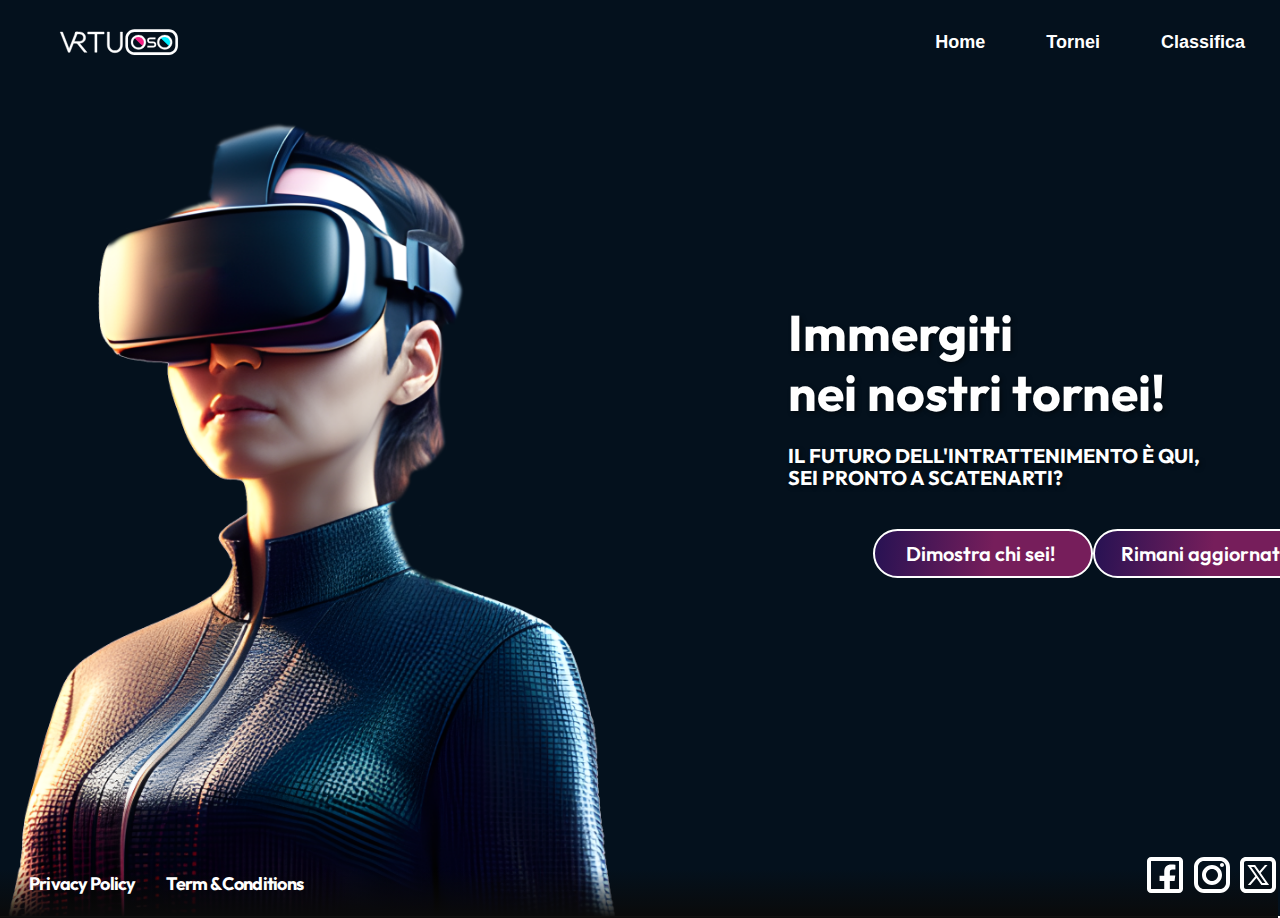
<file: index.html>
<!DOCTYPE html>
<html>

    <head>
        <meta charset="utf-8" />
        <meta name="viewport" content="initial-scale=1, width=device-width" />

        <link rel="stylesheet" href="./css/global.css" />
        <link rel="stylesheet" href="./css/main.css" />
        
        <link rel="stylesheet" href="https://fonts.googleapis.com/css2?family=Outfit:wght@600;700&display=swap" />
    </head>

    <header id="header" role="banner">
        <div class="logo-container">
         <img class="logo" src="./images/vrtuoso.svg">
        </div>
        <div class="nav-bar-container">
            <button type="button" class="home-btn">
                <a href="index.html">Home</a>
            </button>
            <button type="button" class="tournaments-btn">
                <a href="tournaments.html">Tornei</a>
            </button>
            <button type="button" class="leaderboard-btn">
                <a href="leaderboard.html">Classifica</a>
            </button>
        </div>
    </header>

    <body>
        <div class="frame-main">
            <script src="./js/main.js"></script>

            <div class="popup-container">
                <div id="pop-c-btn" class="popup-close-btn">
                    <b class="popup-close-text">×</b>
                </div>
                <div class="popup-form">
                    <h2 class="popup-title">La nostra Newsletter</h2>
                    <h4 class="popup-text">Iscriviti alla nostra newsletter per ricevere sempre gli ultimi aggiornamenti.</h4>
                    <div class="form-element">
                        <input type="email" id="email" placeholder="Il tuo indirizzo mail...">
                        <div class="popup-subscribe">
                            <button class="popup-subscribe-btn">
                                <div class="popup-subscribe-text">Rimani aggiornato!</div>
                            </button>
                        </div>
                    </div>
                </div>
            </div>

            <h1 class="title">
                <p>Immergiti</p>
                <p>nei nostri tornei!</p>
            </h1>
            <h3 class="subtitle">
                <p>Il futuro dell'intrattenimento è qui,</p>
                <p>sei pronto a scatenarti?</p>
            </h3>
            <div class="main-buttons">
                <button class="view-tournaments">
                    <a href="tournaments.html"><div class="view-tournaments-text">Dimostra chi sei!</div></a>
                </button>
                <button id="pop-btn" class="subscribe">
                    <div class="subscribe-text">Rimani aggiornato!</div>
                </button>
            </div>
        </div>
    </body>

    <footer class="footer" role="contentinfo">
        <div class="footer-wrapper">
            <div class="left">
                <a class="privacy-a" href="https://privacy.com"><b class="privacy-text">Privacy Policy</b></a>
                <a class="terms-a" href="https://terms.com"><b class="terms-text">Term & Conditions</b></a>
            </div>
            <div class="right">
                <div class="facebook">
                    <a href="https://www.facebook.com/profile.php?id=61556114563210">
                        <img src="./images/facebook.svg" />
                    </a>
                </div>
                <div class="instagram">
                    <a href="https://www.instagram.com/vrtuoso_events/">
                        <img src="./images/instagram.svg" />
                    </a>
                </div>
                <div class="x">
                    <a href="https://twitter.com/vr_tuoso">
                        <img src="./images/x.svg" />
                    </a>
                </div>
            </div>
        </div>
    </footer>

</html>
</file>
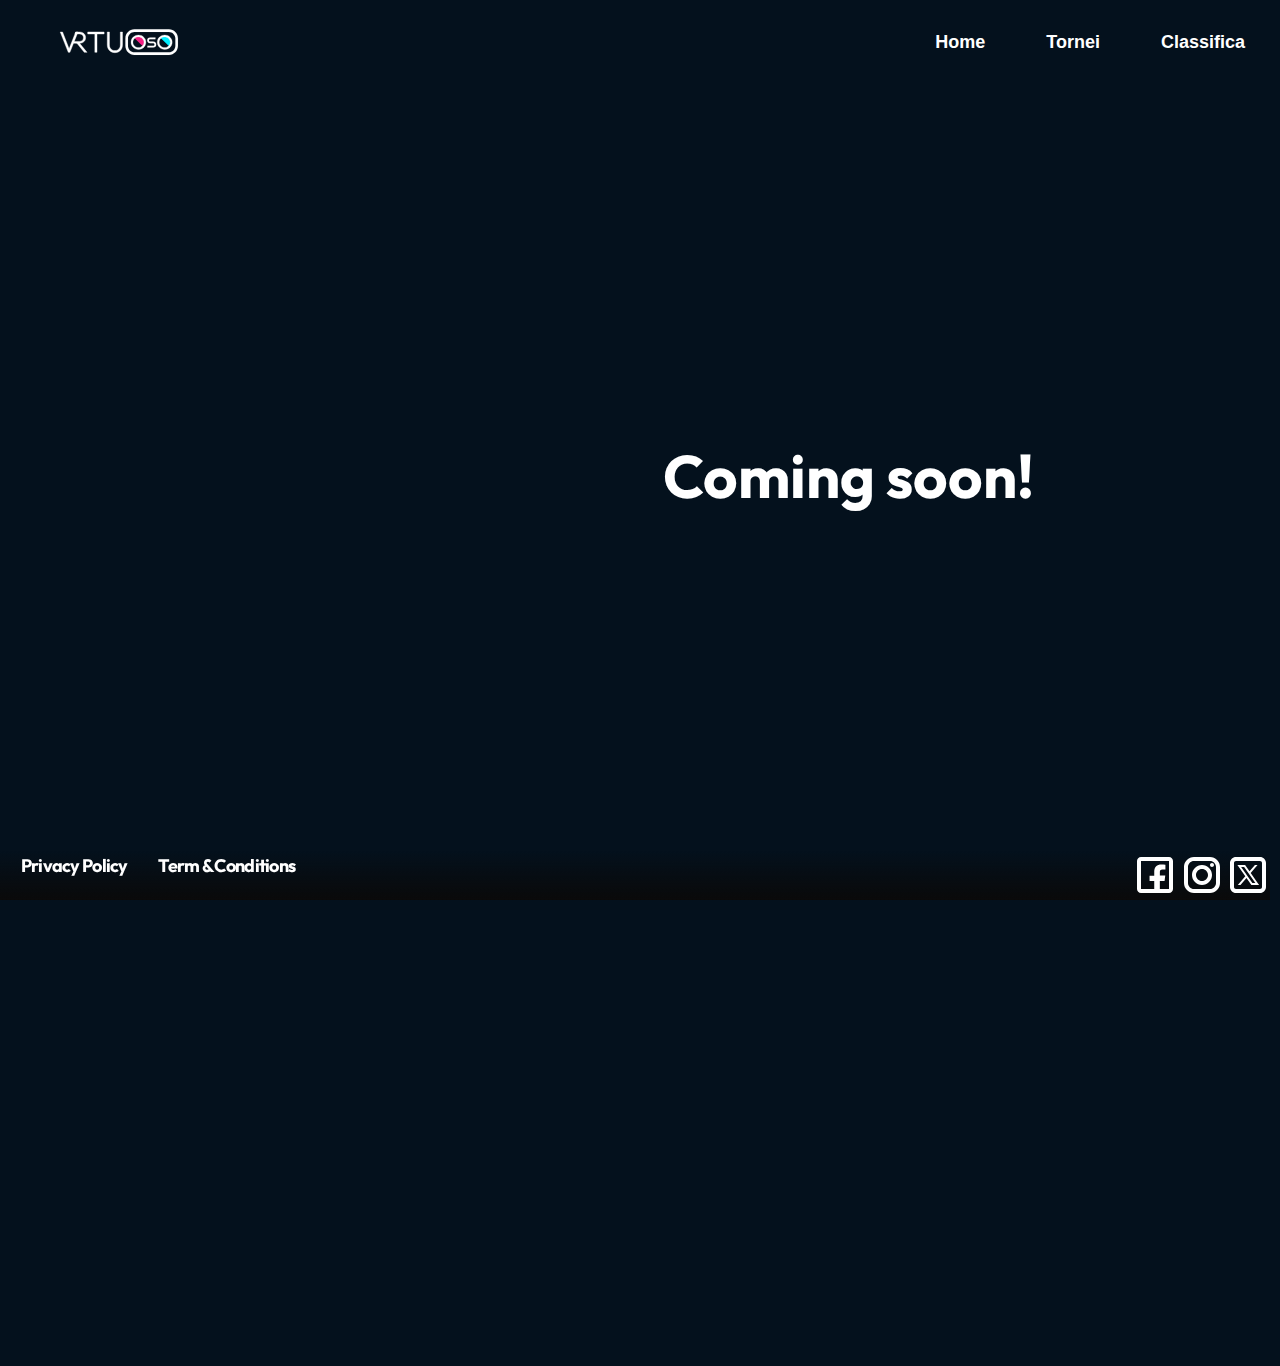
<file: leaderboard.html>
<!DOCTYPE html>
<html>

<head>
    <meta charset="utf-8" />
    <meta name="viewport" content="initial-scale=1, width=device-width" />

    <link rel="stylesheet" href="./css/global.css" />
    <link rel="stylesheet" href="./css/leaderboard.css" />

    <link rel="stylesheet" href="https://fonts.googleapis.com/css2?family=Outfit:wght@600;700&display=swap" />
</head>

<header id="header" role="banner">
    <div class="logo-container">
        <img class="logo" src="./images/vrtuoso.svg">
    </div>
    <div class="nav-bar-container">
        <button type="button" class="home-btn">
            <a href="index.html">Home</a>
        </button>
        <button type="button" class="tournaments-btn">
            <a href="tournaments.html">Tornei</a>
        </button>
        <button type="button" class="leaderboard-btn">
            <a href="leaderboard.html">Classifica</a>
        </button>
    </div>
</header>

<body>
    <div class="frame-main">
        <b class="coming-soon">Coming soon!</b>
    </div>
</body>

<footer class="footer" role="contentinfo">
    <div class="footer-wrapper">
        <div class="left">
            <a class="privacy-a" href="https://privacy.com"><b class="privacy-text">Privacy Policy</b></a>
            <a class="terms-a" href="https://terms.com"><b class="terms-text">Term & Conditions</b></a>
        </div>
        <div class="right">
            <div class="facebook">
                <a href="https://www.facebook.com/profile.php?id=61556114563210">
                    <img src="./images/facebook.svg" />
                </a>
            </div>
            <div class="instagram">
                <a href="https://www.instagram.com/vrtuoso_events/">
                    <img src="./images/instagram.svg" />
                </a>
            </div>
            <div class="x">
                <a href="https://twitter.com/vr_tuoso">
                    <img src="./images/x.svg" />
                </a>
            </div>
        </div>
    </div>
</footer>

</html>
</file>
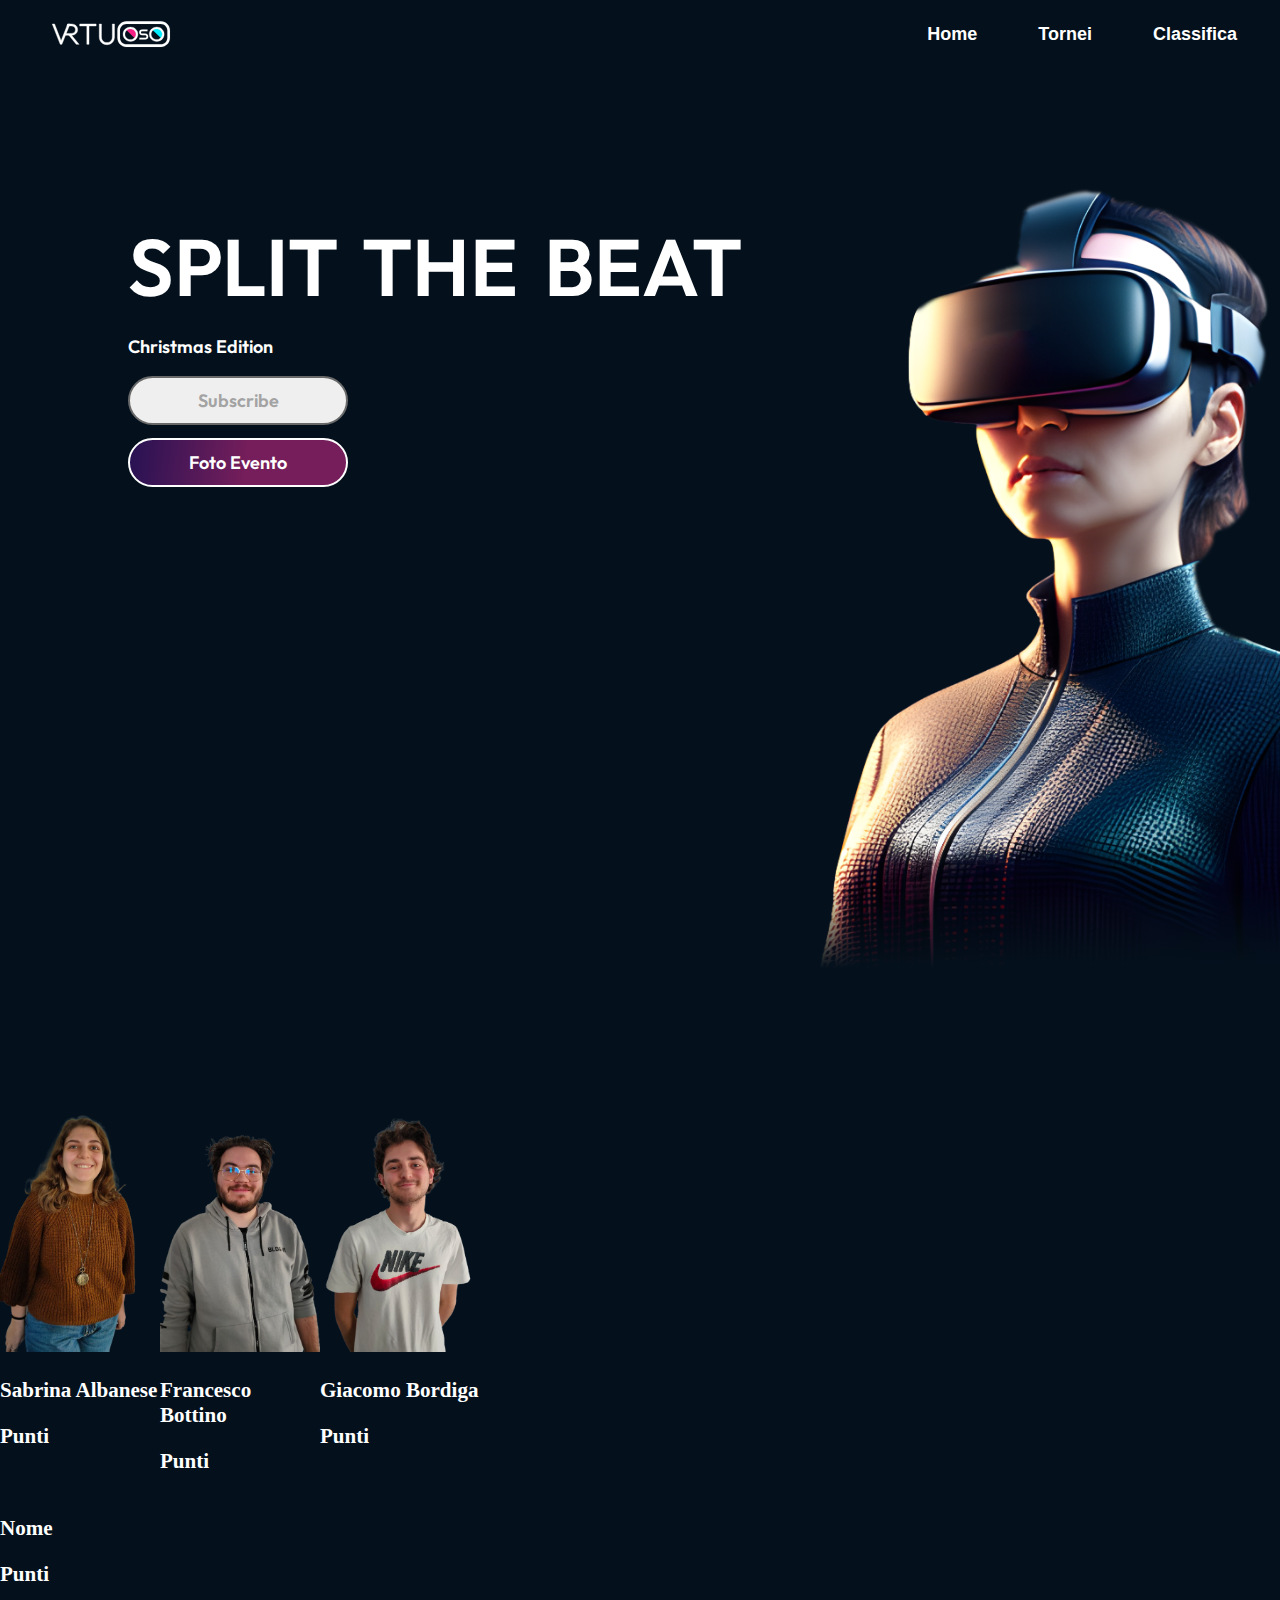
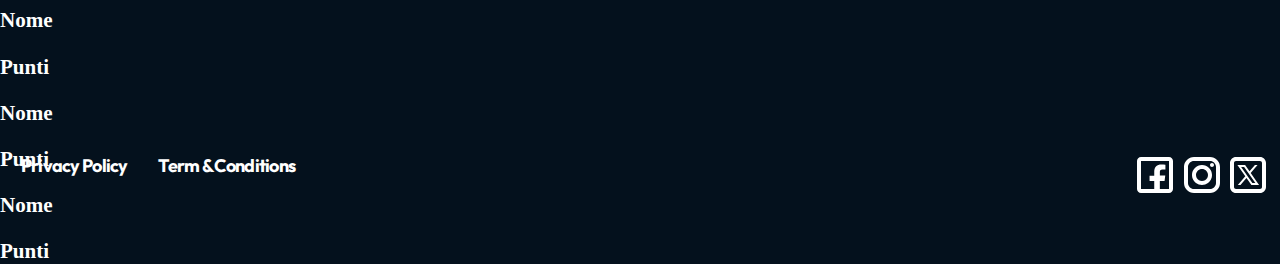
<file: splitthebeat.html>
<!DOCTYPE html>
<html>

<head>
    <meta charset="utf-8" />
    <meta name="viewport" content="initial-scale=1, width=device-width" />

    <link rel="stylesheet" href="./css/global.css" />
    <link rel="stylesheet" href="./css/splitthebeat.css" />
    <script type="text/javascript" href="./js/splitthebeat.js"></script>

    <link rel="stylesheet" href="https://fonts.googleapis.com/css2?family=Outfit:wght@600;700&display=swap" />
</head>

<header id="header" role="banner">
    <div class="logo-container">
        <img class="logo" src="./images/vrtuoso.svg">
    </div>
    <div class="nav-bar-container">
        <button type="button" class="home-btn">
            <a href="index.html">Home</a>
        </button>
        <button type="button" class="tournaments-btn">
            <a href="tournaments.html">Tornei</a>
        </button>
        <button type="button" class="leaderboard-btn">
            <a href="leaderboard.html">Classifica</a>
        </button>
    </div>
</header>

<body>
    <script src="./js/splitthebeat.js"></script>

    <div class="top">
        <div class="frame-main"></div>
        <div class="image-shadow"></div>
        <div class="content-wrapper">
            <h3 class="title">split the beat</h3>
            <h3 class="subtitle">Christmas Edition</h3>
            <button type="button" class="subscribe">Subscribe</button>
            <button type="button" class="foto-evento">Foto Evento</button>
        </div>
    </div>
    
    <div class="image-grid">
        <section>
            <img src="./images/split-the-beat/stb_1.png">
            <img src="./images/split-the-beat/stb_2.png">
            <img src="./images/split-the-beat/stb_3.png">
            <img src="./images/split-the-beat/stb_4.png">
            <img src="./images/split-the-beat/stb_5.png">
            <img src="./images/split-the-beat/stb_6.png">
            <img src="./images/split-the-beat/stb_7.png">
            <img src="./images/split-the-beat/stb_8.png">
            <img src="./images/split-the-beat/stb_9.png">
            <img src="./images/split-the-beat/stb_10.png">
            <img src="./images/split-the-beat/stb_11.png">
            <img src="./images/split-the-beat/stb_12.png">
            <img src="./images/split-the-beat/stb_13.png">
            <img src="./images/split-the-beat/stb_14.png">
            <img src="./images/split-the-beat/stb_15.png">
            <img src="./images/split-the-beat/stb_16.png">
        </section>
    </div>

    <div class="lead-wrapper">
        <section class="podio-section">
            <div class="second">
                <img src="./images/pl-2.png" alt="Second Place">
                <div class="s-shadow"></div>
                <div class="s-text">
                    <h3>Sabrina Albanese</h3>
                    <h3>Punti</h3>
                </div>
            </div>
            <div class="first">
                <img src="./images/pl-1.png" alt="First Place">
                <div class="f-shadow"></div>
                <div class="f-text">
                    <h3>Francesco Bottino</h3>
                    <h3>Punti</h3>
                </div>
            </div>
            <div class="third">
                <img src="./images/pl-3.png" alt="Third Place">
                <div class="t-shadow"></div>
                <div class="t-text">
                    <h3>Giacomo Bordiga</h3>
                    <h3>Punti</h3>
                </div>
            </div>
        </section>
        <div class="fourth-place">
            <h3>Nome</h3>
            <h3>Punti</h3>
        </div>
        <div class="fifth-place">
            <h3>Nome</h3>
            <h3>Punti</h3>
        </div>
        <div class="sixth-place">
            <h3>Nome</h3>
            <h3>Punti</h3>
        </div>
        <div class="seventh-place">
            <h3>Nome</h3>
            <h3>Punti</h3>
        </div>
    </div>
    
</body>

<footer class="footer" role="contentinfo">
    <div class="footer-wrapper">
        <div class="left">
            <a class="privacy-a" href="https://privacy.com"><b class="privacy-text">Privacy Policy</b></a>
            <a class="terms-a" href="https://terms.com"><b class="terms-text">Term & Conditions</b></a>
        </div>
        <div class="right">
            <div class="facebook">
                <a href="https://www.facebook.com/profile.php?id=61556114563210">
                    <img src="./images/facebook.svg" />
                </a>
            </div>
            <div class="instagram">
                <a href="https://www.instagram.com/vrtuoso_events/">
                    <img src="./images/instagram.svg" />
                </a>
            </div>
            <div class="x">
                <a href="https://twitter.com/vr_tuoso">
                    <img src="./images/x.svg" />
                </a>
            </div>
        </div>
    </div>
</footer>

</html>
</file>
<file: css/global.css>
body {
    color: var(--color-white);
    font: var(--font-outfit);
    font-size: var(--font-size-lg);
}

:root {
    /* fonts */
    --font-outfit: Outfit;

    /* font sizes */
    --font-size-lg: 18px;
    --font-size-xl: 20px;

    /* Colors */
    --color-white: #fff;
    --color-grey: #424242;
    --color-black: #04111d;
    --color-pink: #F52084;
    --color-purple: #22144D;
    --color-blue: #00EEFF;
}
</file>
<file: css/main.css>
.logo-container,
header {
    display: flex;
    flex-direction: row;
    align-items: center;
    max-width: 100%;
}

.logo-container {
    position: relative;
    top: 0;
    left: 0;
    height: 35px;
    width: 150px;
    justify-self: center;
}

.logo {
    height: 100%;
    width: 100%;
    object-fit: cover;
}

header {
    align-self: stretch;
    justify-content: space-between;
    padding: 17px 37px 16px;
    box-sizing: border-box;
}

.nav-bar-container {
    display: flex;
    flex-direction: row;
    align-items: center;
    justify-content: space-evenly;
    gap: 49px;
    font-size: var(--font-size-lg);
    color: var(--color-white);
}

.home-btn, 
.tournaments-btn, 
.leaderboard-btn {
    flex: 1;
    box-sizing: border-box;
    width: 100%;
    height: 100%;
    font-size: inherit;
    font-weight: 600;
    color: var(--color-gray);
    text-decoration: var(--color-gray);
    background: transparent !important;
    border: 0;
    cursor: pointer;
}

.home-btn a,
.tournaments-btn a,
.leaderboard-btn a {
    color: inherit !important;
    text-decoration: none;
}

.home-btn:hover,
.tournaments-btn:hover,
.leaderboard-btn:hover {
    text-decoration: underline;
}



body {
    width: 100vw;
    height: 100vh;
    position: relative;
    bottom: 0;
    overflow: hidden;
    align-items: flex-start;
    box-sizing: border-box;
    background-image: url("../images/background-tr.png");
    background-size: cover;
    background-repeat: no-repeat;
    background-position: top;
    letter-spacing: normal;
}

.frame-main {
    box-sizing: border-box;
    position: absolute;
    right: 0;
    top: 30vh;
    width: 500px;
    height: 250px;
    display: flex;
    flex-direction: column;
    justify-content: flex-start;
    align-self: stretch;
    align-items: center;
}

.title,
.subtitle {
    font-family: var(--font-outfit);
    color: var(--color-white);
    margin: 0;
    font-weight: 700;
    font-family: var(--font-outfit);
    display: inline-block;
    flex-shrink: 0;
    max-width: 100%;
    text-shadow: 2px 2px 4px rgba(0, 0, 0, 0.5);
}

.title {
    width: 639px;
    height: 357px;
    position: relative;
    font-size: 50px;
    line-height: 20%;
}

.subtitle {
    position: relative;
    font-size: 20px;
    line-height: 10%;
    width: 639px;
    top: -80%;
    text-transform: uppercase;
}

.main-buttons {
    width: 250px;
    position: relative;
    left:-40px;
    top: -170px;
    display: flex;
    margin: auto;
    flex-shrink: 0;
    flex-direction: row;
    justify-content:space-evenly;
    align-items: center;
    font-family: var(--font-outfit);
}

.view-tournaments,
.subscribe {
    cursor: pointer;
    border: 2px solid var(--color-white);
    padding: 0 41.31814193725586px;
    background-color: transparent;
    height: 49px;
    width: 220px;
    border-radius: 25px;
    background: linear-gradient(97.16deg, #271253, #761e5b 54.4%);
    box-sizing: border-box;
    flex-direction: row;
    align-items: center;
    text-align: start;
    white-space: nowrap;
}

.view-tournaments a {
    text-decoration: none;
}

.view-tournaments:hover,
.subscribe:hover {
    border: 2px solid var(--color-gray);
    box-sizing: border-box;
}

.view-tournaments-text,
.subscribe-text {
    height: 25px;
    position: relative;
    font-size: 20px;
    font-weight: 600;
    font-family: var(--font-outfit);
    color: var(--color-white);
}

.view-tournaments-text {
    left: -10px;
}

.subscribe-text {
    left: -15px;
}



.popup-container {
    position: absolute;
    align-items: center;
    justify-items: center;
    width: 100%;
    height: 120%;
    right: -150%;
    opacity: 1;
    padding: 20px 30px;
    background: #6c6a6a;
    box-shadow: 2px 2px 5px 5px var(--color-black);
    border-radius: 20px;
    z-index: 999;
    transition: right 0ms ease-in-out 200ms,
                opacity 100ms ease-in-out 0ms;
}

.popup-container.active {
    right: 10%;
    opacity: 1;
    transition: right 0ms ease-in-out 0ms,
                opacity 100ms ease-in-out 0ms;
}

.popup-close-btn {
    position: absolute;
    top: -10px;
    right: -10px;
    width:fit-content;
    height: 30px;
    border-radius: 20px;
    background: var(--color-white);
    color: var(--color-black);
    cursor: pointer;
    
}

.popup-close-text {
    position: relative;
    font-size: 25px;
    font-family: var(--font-outfit);
    text-align: center;
    font-weight: 300;
    text-transform: uppercase;
    padding: 7px 7px;
    top: -2px;
}

.popup-form {
    display: flex;
    flex-direction: column;
    justify-content: center;
}

.popup-title {
    position: relative;
    text-align: center;
    font-family: var(--font-outfit);
    justify-content: center;
    font-weight: 600;
    margin: 10px 0px 20px;
    font-size: 45px;
    background: linear-gradient(to bottom, #761e5b, #271253);
    -webkit-background-clip: text;
    -webkit-text-fill-color: transparent;
}

.popup-text {
    position: relative;
    justify-content: center;
    text-align: center;
    width: 350px;
    left: 15%;
    font-size: 17px;
    font-family: var(--font-outfit);
    margin: 10px 0px 20px;
}

.form-element {
    margin-top: 15px;
    display: flex;
    flex-direction: column;
    justify-content: center;
}

.form-element input[type="email"] {
    position: relative;
    left: 8%;
    top: -10px;
    margin: 10px 0px 20px;
    width: 400px;
    outline: 2px solid var(--color-white);
    padding: 10px;
    border: 2px solid #aaa;
    border-radius: 20px;
    background: transparent;
    color: inherit;
    text-align: center;
}

.form-element input[type="email"]::placeholder {
    text-decoration: none;
    color: var(--color-white);
    font-size: 17px;
}

.popup-subscribe {
    position: relative;
    display: flex;
    justify-content: center;
    align-items: center;
}

.popup-subscribe-btn {
    cursor: pointer;
    border: 2px solid var(--color-white);
    padding: 0 41.31814193725586px;
    background-color: transparent;
    height: 49px;
    width: 220px;
    border-radius: 25px;
    background: linear-gradient(97.16deg, #271253, #761e5b 54.4%);
    box-sizing: border-box;
    flex-direction: row;
    align-self: flex-start;
    text-align: start;
    white-space: nowrap;
}

.popup-subscribe-btn:hover {
    border: 2px solid var(--color-gray);
    box-sizing: border-box;
}

.popup-subscribe-text {
    height: 25px;
    position: relative;
    left: -20px;
    font-size: 20px;
    font-weight: 600;
    font-family: var(--font-outfit);
    color: var(--color-white);
}




.footer-wrapper {
    width: 100vw;
    background: linear-gradient(180deg, rgba(10, 10, 10, 0), #0a0a0a);
    background-size: cover;
    display: flex;
    flex-direction: row;
    align-items: center;
    justify-content: space-between;
    position: absolute;
    bottom: -10px;
    right: 10px;
    max-width: 100%;
    text-align: left;
    font-size: var(--font-size-lg);
    color: var(--color-white);
    font-family: var(--font-outfit);
}

.left {
    display: flex;
    flex-direction: row;
    left: 0;
    width: 336px;
    height: 49px;
    align-items: center;
    justify-content: space-evenly;
}

.privacy-text,
.terms-text {
    position: relative;
    top: -10px;
    letter-spacing: -0.04em;
    line-height: 139.5%;
    flex-shrink: 2;
}

.privacy-a,
.terms-a {
    color: inherit;
    text-decoration: none;
}

.right {
    display: flex;
    flex-direction: row;
    position: fixed;
    bottom: 0;
    right: 0;
    width: 150px;
    height: 49px;
    align-items: flex-start;
    justify-content: space-evenly;
}

.facebook,
.instagram,
.x {
    height: 35px;
    width: 35px;
    position: relative;
}
</file>
<file: css/leaderboard.css>
.logo-container,
header {
    display: flex;
    flex-direction: row;
    align-items: center;
    max-width: 100%;
}

.logo-container {
    position: relative;
    top: 0;
    left: 0;
    height: 35px;
    width: 150px;
    justify-self: center;
}

.logo {
    height: 100%;
    width: 100%;
    object-fit: cover;
}

header {
    align-self: stretch;
    justify-content: space-between;
    padding: 17px 37px 16px;
    box-sizing: border-box;
}

.nav-bar-container {
    display: flex;
    flex-direction: row;
    align-items: center;
    justify-content: space-evenly;
    gap: 49px;
    font-size: var(--font-size-lg);
    color: var(--color-white);
}

.home-btn,
.tournaments-btn,
.leaderboard-btn {
    flex: 1;
    box-sizing: border-box;
    width: 100%;
    height: 100%;
    font-size: inherit;
    font-weight: 600;
    color: var(--color-gray);
    text-decoration: var(--color-gray);
    background: transparent !important;
    border: 0;
    cursor: pointer;
}

.home-btn a,
.tournaments-btn a,
.leaderboard-btn a {
    color: inherit !important;
    text-decoration: none;
}

.home-btn:hover,
.tournaments-btn:hover,
.leaderboard-btn:hover {
    text-decoration: underline;
}




body {
    width: 100vw;
    height: 150vh;
    overflow: hidden;
    background: var(--color-black);
}

.frame-main {
    position: relative;
    display: flex;
    flex-direction: row;
    justify-content: center;
    align-items: center;
    width: 400px;
    height: 200px;
}

.coming-soon {
    font-size: 60px;
    font-family: var(--font-outfit);
    position: relative;
    top: 150%;
    left: 160%;
}




.footer-wrapper {
    width: 100vw;
    background: linear-gradient(180deg, rgba(10, 10, 10, 0), #0a0a0a);
    background-size: cover;
    display: flex;
    flex-direction: row;
    align-items: center;
    justify-content: space-between;
    position: fixed;
    bottom: 0;
    right: 10px;
    max-width: 100%;
    text-align: left;
    font-size: var(--font-size-lg);
    color: var(--color-white);
    font-family: var(--font-outfit);
}

.left {
    display: flex;
    flex-direction: row;
    left: 0;
    width: 336px;
    height: 49px;
    align-items: center;
    justify-content: space-evenly;
}

.privacy-text,
.terms-text {
    position: relative;
    top: -10px;
    letter-spacing: -0.04em;
    line-height: 139.5%;
    flex-shrink: 2;
}

.privacy-a,
.terms-a {
    color: inherit;
    text-decoration: none;
}

.right {
    display: flex;
    flex-direction: row;
    position: relative;
    bottom: 0;
    right: 0;
    width: 150px;
    height: 49px;
    align-items: flex-start;
    justify-content: space-evenly;
}

.facebook,
.instagram,
.x {
    height: 35px;
    width: 35px;
    position: relative;
}
</file>
<file: css/splitthebeat.css>
.logo-container,
header {
    display: flex;
    flex-direction: row;
    align-items: center;
    max-width: 100%;
}

.logo-container {
    position: relative;
    top: 0;
    left: 0;
    height: 35px;
    width: 150px;
    justify-self: center;
}

.logo {
    height: 100%;
    width: 100%;
    object-fit: cover;
}

header {
    align-self: stretch;
    justify-content: space-between;
    padding: 17px 37px 16px;
    box-sizing: border-box;
}

.nav-bar-container {
    display: flex;
    flex-direction: row;
    align-items: center;
    justify-content: space-evenly;
    gap: 49px;
    font-size: var(--font-size-lg);
    color: var(--color-white);
}

.home-btn,
.tournaments-btn,
.leaderboard-btn {
    flex: 1;
    box-sizing: border-box;
    width: 100%;
    height: 100%;
    font-size: inherit;
    font-weight: 600;
    color: var(--color-gray);
    text-decoration: var(--color-gray);
    background: transparent !important;
    border: 0;
    cursor: pointer;
}

.home-btn a,
.tournaments-btn a,
.leaderboard-btn a {
    color: inherit !important;
    text-decoration: none;
}

.home-btn:hover,
.tournaments-btn:hover,
.leaderboard-btn:hover {
    text-decoration: underline;
}




body {
    margin: 0;
    width: 100vw;
    height: 200vh;
    position: relative;
    bottom: 0;
    display: flex;
    flex-direction: column;
    align-items: flex-start;
    box-sizing: border-box;
    letter-spacing: normal;
    margin: 0px 0px;
    overflow-x: hidden;
    background: var(--color-black);
}

.top {
    z-index: 5;
}

.frame-main {
    width: 50vw;
    height: 100vh;
    position: relative;
    bottom: 0;
    left: 50vw;
    overflow: hidden;
    align-items: flex-start;
    box-sizing: border-box;
    background-image: url("../images/background-tr.png");
    background-size: cover;
    background-repeat: no-repeat;
    background-position: left center;
}

.image-shadow {
    position: relative;
    width: 100vw;
    height: 5rem;
    background: linear-gradient(180deg, rgba(10, 10, 10, 0), var(--color-black));
    top: -5rem;
}

.content-wrapper {
    width: 40rem;
    height: 20rem;
    position: relative;
    display: flex;
    flex-direction: column;
    top: -55rem;
    left: 5rem;
    padding: 3rem;
}

.title {
    font-size: 80px;
    font-family: var(--font-outfit);
    font-weight: 600;
    text-transform: uppercase;
    word-spacing: 10px;
    margin: 0%;
}

.subtitle {
    font-size: var(--font-size-lg);
    font-family: var(--font-outfit);
    font-weight: 600;
}

.subscribe {
    cursor: pointer;
    border: 2px solid #696969;
    height: 49px;
    width: 220px;
    border-radius: 25px;
    box-sizing: border-box;
    white-space: nowrap;

    font-size: var(--font-size-lg);
    font-family: var(--font-outfit);
    font-weight: 600;
    color: #a3a3a3;
}

.subscribe:hover {
    background: #b9b9b9;
}

.foto-evento {
    cursor: pointer;
    border: 2px solid var(--color-white);
    padding: 0 41.31814193725586px;
    background-color: transparent;
    height: 49px;
    width: 220px;
    border-radius: 25px;
    background: linear-gradient(97.16deg, #271253, #761e5b 54.4%);
    box-sizing: border-box;
    flex-direction: row;
    align-self: flex-start;
    text-align: center;
    white-space: nowrap;
    margin-top: 2%;

    font-size: var(--font-size-lg);
    font-family: var(--font-outfit);
    font-weight: 600;
    color: var(--color-white);
}

.foto-evento:hover {
    text-align: start;
}



.image-grid {
    opacity: 0;
    overflow:visible;
    background: rgba(0, 0, 0, .8);
    width: 67%;
    height: 100%;
    z-index: 6;
    position: relative;
    top: -72%;
    left: 100%;
    border-radius: 21px;
    outline: 2px solid var(--color-white);

    transition: left 0ms ease-in-out 200ms,
                opacity 50ms ease-in-out 0ms;
}

.image-grid.active {
    left: 30%;
    opacity: 1;
    transition: left 200ms ease-in-out 0ms,
                opacity 50ms ease-in-out 0ms;
}

.image-grid section {
    margin: -1%;
    padding: 20px;
}

.image-grid section img {
    background: var(--color-black);
    background-size: cover;
    object-fit: cover;
    outline: 2px solid var(--color-white);
    border-radius: 20px;
    float: left;
    height: 15vw;
    margin: 1%;
    margin-bottom: 2%;
    width: 15vw;
}



.lead-wrapper {
    position: relative;
    box-sizing: border-box;
    width: 100vw;
    max-width: 100%;
    height: 570px;
    top: -190vh;
    z-index: 4;
}

.podio-section {
    display: flex;
    flex-direction: row;
    width: 80vw;
}

.second,
.first,
.third {
    box-sizing: border-box;
    position: relative;
    width: 10rem;
}

.second img,
.first img,
.third img {
    object-fit: cover;
    width: 10rem;
}



.footer-wrapper {
    width: 100vw;
    background: linear-gradient(180deg, rgba(10, 10, 10, 0), var(--color-black));
    background-size: cover;
    display: flex;
    flex-direction: row;
    align-items: center;
    justify-content: space-between;
    position: absolute;
    bottom: 0;
    right: 10px;
    max-width: 100%;
    text-align: left;
    font-size: var(--font-size-lg);
    color: var(--color-white);
    font-family: var(--font-outfit);
}

.left {
    display: flex;
    flex-direction: row;
    left: 0;
    width: 336px;
    height: 49px;
    align-items: center;
    justify-content: space-evenly;
}

.privacy-text,
.terms-text {
    position: relative;
    top: -10px;
    letter-spacing: -0.04em;
    line-height: 139.5%;
    flex-shrink: 2;
}

.privacy-a,
.terms-a {
    color: inherit;
    text-decoration: none;
}

.right {
    display: flex;
    flex-direction: row;
    position: relative;
    bottom: 0;
    right: 0;
    width: 150px;
    height: 49px;
    align-items: flex-start;
    justify-content: space-evenly;
}

.facebook,
.instagram,
.x {
    height: 35px;
    width: 35px;
    position: relative;
}
</file>
